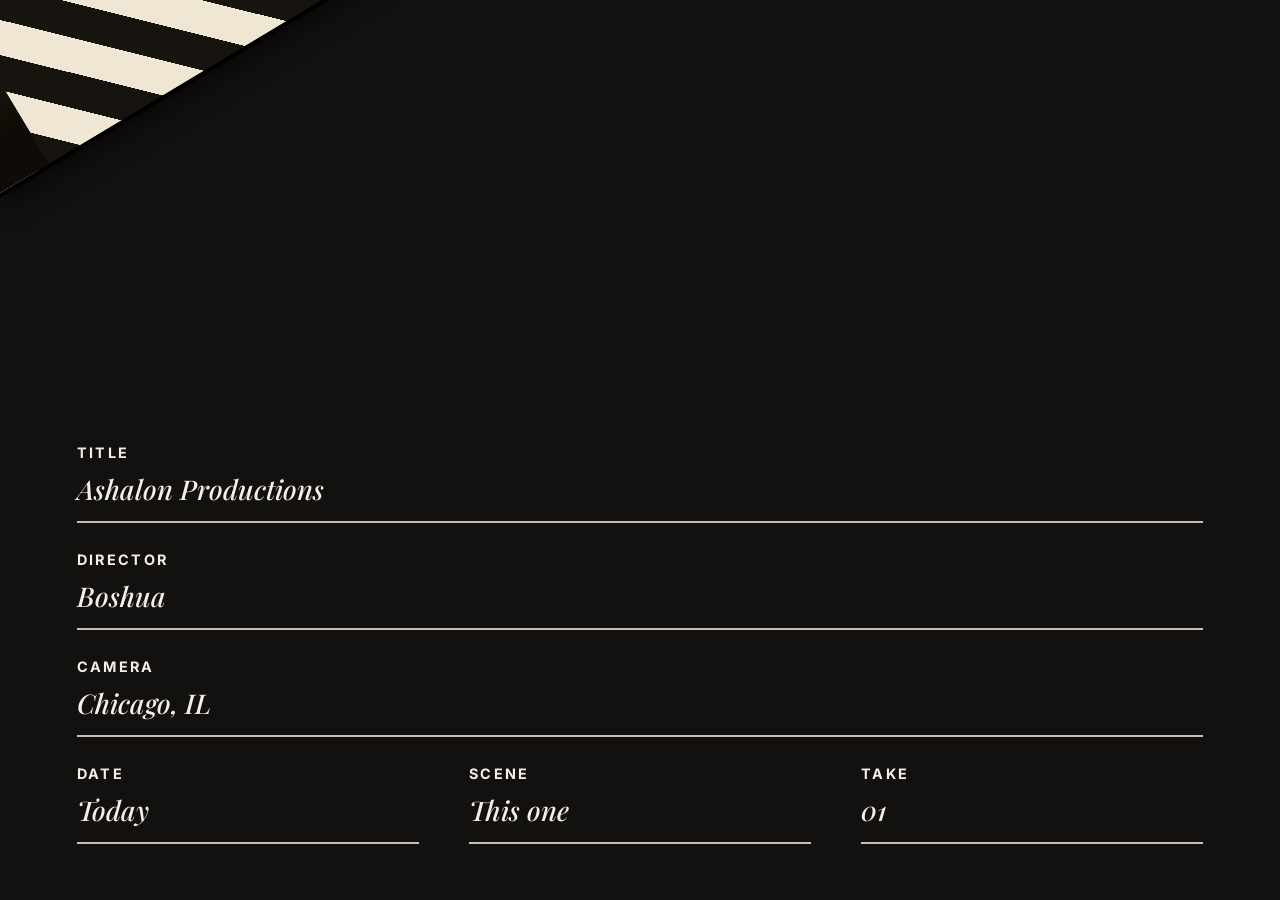
<file: index.html>
<!DOCTYPE html>
<html lang="en">
<head>
<meta charset="UTF-8">
<meta name="viewport" content="width=device-width, initial-scale=1.0">
<title>Ashalon Productions — Media, Events &amp; Creativity</title>
<meta name="description" content="Ashalon Productions LLC — advertising, event production, videography, branding and 3D printing, built by a team of only children, from the ground up.">
<link rel="icon" href="data:image/svg+xml,%3Csvg xmlns='http://www.w3.org/2000/svg' viewBox='0 0 100 100'%3E%3Crect width='100' height='100' fill='%230a0a0b'/%3E%3Ctext x='50' y='68' font-family='Georgia,serif' font-size='60' fill='%23efe6d3' text-anchor='middle'%3EA%3C/text%3E%3C/svg%3E">
<link rel="stylesheet" href="css/style.css">
</head>
<body>

<div class="intro" role="presentation" aria-hidden="true">
  <div class="clap-base">
    <div class="clap-field">
      <span class="clap-label">Title</span>
      <span class="clap-value">Ashalon Productions</span>
    </div>
    <div class="clap-field">
      <span class="clap-label">Director</span>
      <span class="clap-value">Boshua</span>
    </div>
    <div class="clap-field">
      <span class="clap-label">Camera</span>
      <span class="clap-value">Chicago, IL</span>
    </div>
    <div class="clap-thirds">
      <div class="clap-field">
        <span class="clap-label">Date</span>
        <span class="clap-value">Today</span>
      </div>
      <div class="clap-field">
        <span class="clap-label">Scene</span>
        <span class="clap-value">This one</span>
      </div>
      <div class="clap-field">
        <span class="clap-label">Take</span>
        <span class="clap-value">01</span>
      </div>
    </div>
  </div>
  <div class="clap-arm">
    <div class="clap-hinge"><span></span><span></span></div>
  </div>
</div>

<div class="site">
  <main>
    <section class="hero">
      <div class="card-word">ASHALON</div>
      <div class="card-sub">PRODUCTIONS</div>
      <div class="card-rule"></div>
      <div class="card-tagline">Media &nbsp;·&nbsp; Advertising &nbsp;·&nbsp; Events</div>
      <div class="card-meta">Chicago, IL</div>

      <nav class="note-nav on-card" aria-label="Primary">
        <a class="sticky-note" href="services.html">Our Services<span class="note-line">what we make</span></a>
        <a class="sticky-note" href="about.html">About Us<span class="note-line">who we are</span></a>
        <a class="sticky-note" href="portfolio.html">Portfolio<span class="note-line">see the work</span></a>
        <a class="sticky-note" href="contact.html">Contact Us<span class="note-line">say hello</span></a>
      </nav>

      <p class="hero-note">Effective media, built with an artist's hand.</p>

      <p class="card-credit">© <span id="year"></span> Ashalon Productions LLC &nbsp;·&nbsp; <a href="https://www.instagram.com/ashalonfilms_/" target="_blank" rel="noopener">@ashalonfilms_</a></p>
    </section>
  </main>
</div>

<script src="js/main.js"></script>
<script>document.getElementById('year').textContent = new Date().getFullYear();</script>
</body>
</html>
</file>
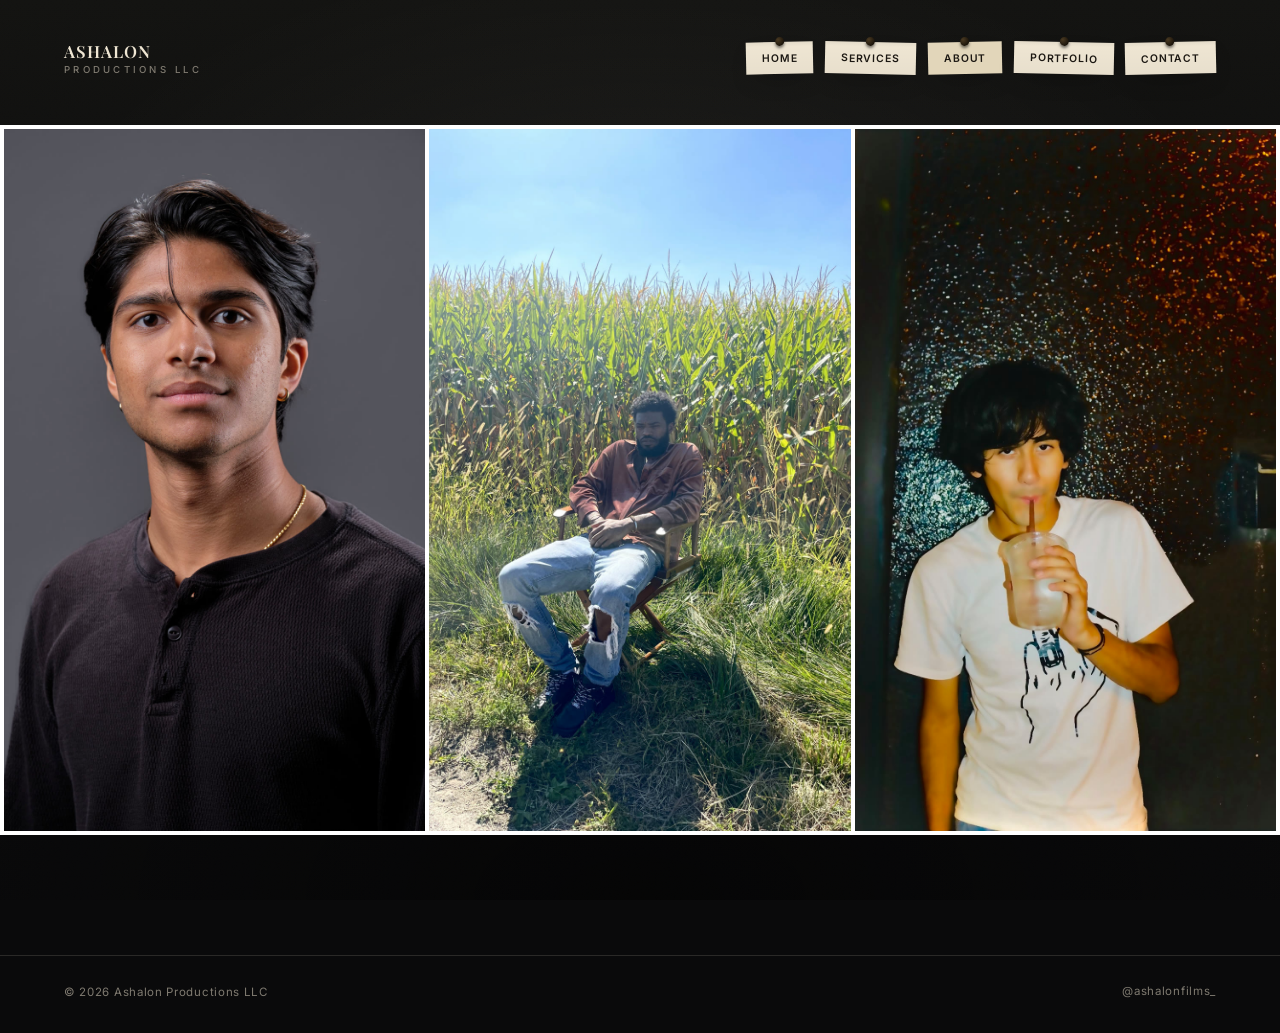
<file: about.html>
<!DOCTYPE html>
<html lang="en">
<head>
<meta charset="UTF-8">
<meta name="viewport" content="width=device-width, initial-scale=1.0">
<title>About Us — Ashalon Productions</title>
<meta name="description" content="Ashalon Productions is a team of only children who built the studio from the ground up — and intend to keep it that way.">
<link rel="icon" href="data:image/svg+xml,%3Csvg xmlns='http://www.w3.org/2000/svg' viewBox='0 0 100 100'%3E%3Crect width='100' height='100' fill='%230a0a0b'/%3E%3Ctext x='50' y='68' font-family='Georgia,serif' font-size='60' fill='%23efe6d3' text-anchor='middle'%3EA%3C/text%3E%3C/svg%3E">
<link rel="stylesheet" href="css/style.css">
</head>
<body class="intro-skip">

<div class="site">
  <header class="site-header">
    <a class="brand-mark" href="index.html">ASHALON<small>PRODUCTIONS LLC</small></a>
    <nav class="note-nav compact" aria-label="Primary">
      <a class="sticky-note" href="index.html">Home</a>
      <a class="sticky-note" href="services.html">Services</a>
      <a class="sticky-note is-current" href="about.html" aria-current="page">About</a>
      <a class="sticky-note" href="portfolio.html">Portfolio</a>
      <a class="sticky-note" href="contact.html">Contact</a>
    </nav>
  </header>

  <main>
    <section class="team-strip">
      <div class="team-panel" tabindex="0">
        <img class="is-color" src="assets/team/sathvik.jpg" alt="Sathvik, Ashalon Productions">
        <div class="team-caption">
          <h3 class="team-name">Sathvik</h3>
          <p class="team-role">Administrator, speaker, and an only child.</p>
        </div>
      </div>
      <div class="team-panel" tabindex="0">
        <img class="is-color" src="assets/team/boshua.jpg" alt="Boshua, Ashalon Productions">
        <div class="team-caption">
          <h3 class="team-name">Boshua</h3>
          <p class="team-role">Idealist, Innovater, and an only child.</p>
        </div>
      </div>
      <div class="team-panel" tabindex="0">
        <img class="is-color" src="assets/team/danny.jpg" alt="Danny, Ashalon Productions">
        <div class="team-caption">
          <h3 class="team-name">Danny</h3>
          <p class="team-role">Pioneer, Engineer (music), and an Only Child.</p>
        </div>
      </div>
    </section>
  </main>

  <footer class="site-footer">
    <span>© <span id="year"></span> Ashalon Productions LLC</span>
    <a href="https://www.instagram.com/ashalonfilms_/" target="_blank" rel="noopener">@ashalonfilms_</a>
  </footer>
</div>

<script src="js/main.js"></script>
<script>document.getElementById('year').textContent = new Date().getFullYear();</script>
</body>
</html>
</file>
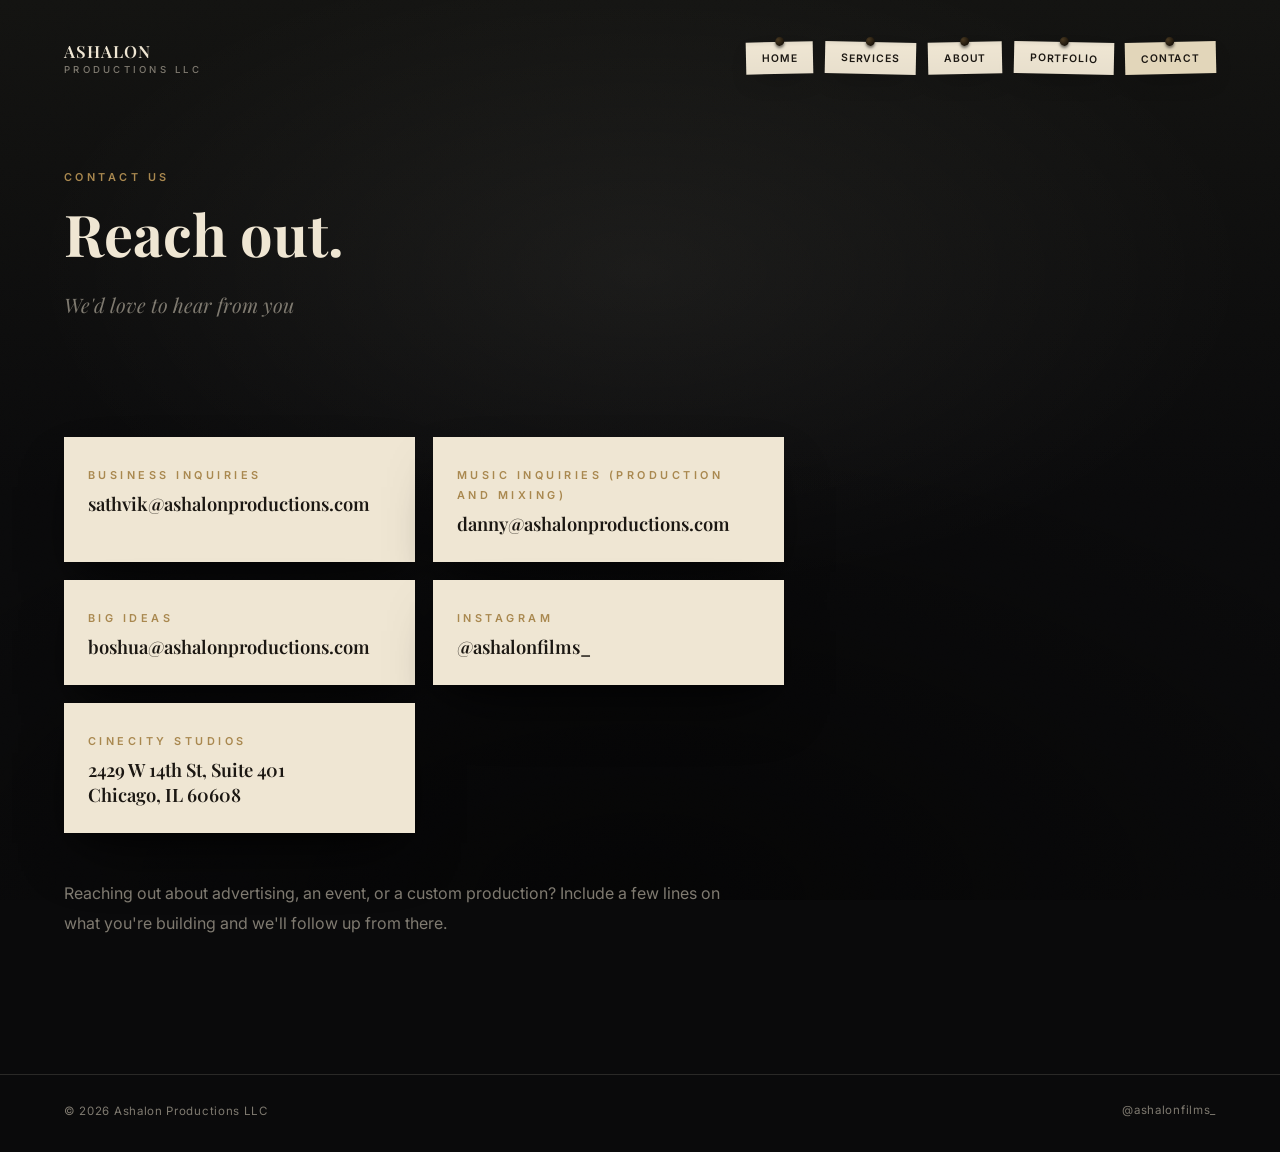
<file: contact.html>
<!DOCTYPE html>
<html lang="en">
<head>
<meta charset="UTF-8">
<meta name="viewport" content="width=device-width, initial-scale=1.0">
<title>Contact Us — Ashalon Productions</title>
<meta name="description" content="Get in touch with Ashalon Productions LLC — email or find us on Instagram.">
<link rel="icon" href="data:image/svg+xml,%3Csvg xmlns='http://www.w3.org/2000/svg' viewBox='0 0 100 100'%3E%3Crect width='100' height='100' fill='%230a0a0b'/%3E%3Ctext x='50' y='68' font-family='Georgia,serif' font-size='60' fill='%23efe6d3' text-anchor='middle'%3EA%3C/text%3E%3C/svg%3E">
<link rel="stylesheet" href="css/style.css">
</head>
<body class="intro-skip">

<div class="site">
  <header class="site-header">
    <a class="brand-mark" href="index.html">ASHALON<small>PRODUCTIONS LLC</small></a>
    <nav class="note-nav compact" aria-label="Primary">
      <a class="sticky-note" href="index.html">Home</a>
      <a class="sticky-note" href="services.html">Services</a>
      <a class="sticky-note" href="about.html">About</a>
      <a class="sticky-note" href="portfolio.html">Portfolio</a>
      <a class="sticky-note is-current" href="contact.html" aria-current="page">Contact</a>
    </nav>
  </header>

  <main>
    <section class="page-head">
      <span class="eyebrow">Contact Us</span>
      <h1 class="page-title">Reach out.</h1>
      <p class="page-lede">We'd love to hear from you</p>
    </section>

    <section class="content-wrap">
      <div class="contact-grid">
        <div class="contact-card">
          <span class="eyebrow">Business Inquiries</span>
          <a class="value" href="mailto:sathvik@ashalonproductions.com">sathvik@ashalonproductions.com</a>
        </div>
        <div class="contact-card">
          <span class="eyebrow">Music Inquiries (production and mixing)</span>
          <a class="value" href="mailto:danny@ashalonproductions.com">danny@ashalonproductions.com</a>
        </div>
        <div class="contact-card">
          <span class="eyebrow">Big Ideas</span>
          <a class="value" href="mailto:boshua@ashalonproductions.com">boshua@ashalonproductions.com</a>
        </div>
        <div class="contact-card">
          <span class="eyebrow">Instagram</span>
          <a class="value" href="https://www.instagram.com/ashalonfilms_/" target="_blank" rel="noopener">@ashalonfilms_</a>
        </div>
        <div class="contact-card">
          <span class="eyebrow">CineCity Studios</span>
          <span class="value">2429 W 14th St, Suite 401<br>Chicago, IL 60608</span>
        </div>
      </div>

      <p class="prose" style="margin-top: 46px;">Reaching out about advertising, an event, or a custom production? Include a few lines on what you're building and we'll follow up from there.</p>
    </section>
  </main>

  <footer class="site-footer">
    <span>© <span id="year"></span> Ashalon Productions LLC</span>
    <a href="https://www.instagram.com/ashalonfilms_/" target="_blank" rel="noopener">@ashalonfilms_</a>
  </footer>
</div>

<script src="js/main.js"></script>
<script>document.getElementById('year').textContent = new Date().getFullYear();</script>
</body>
</html>
</file>
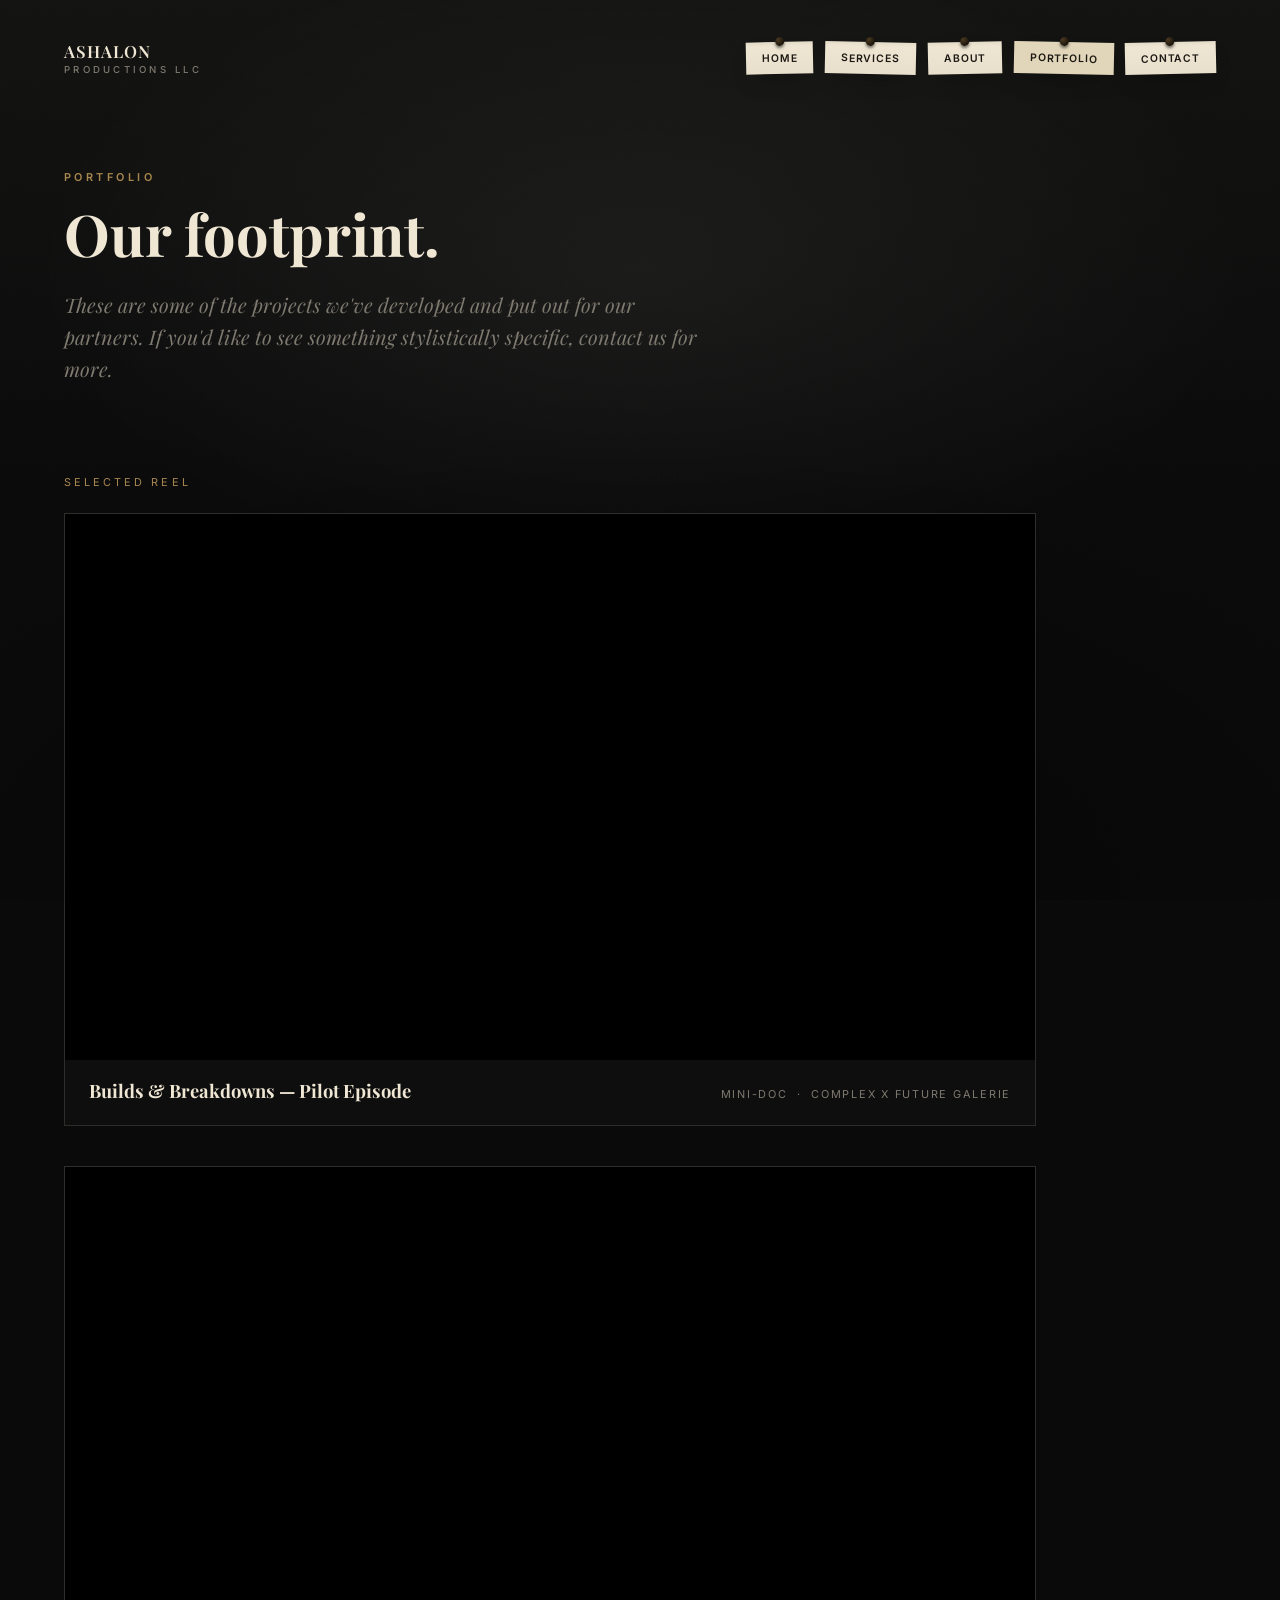
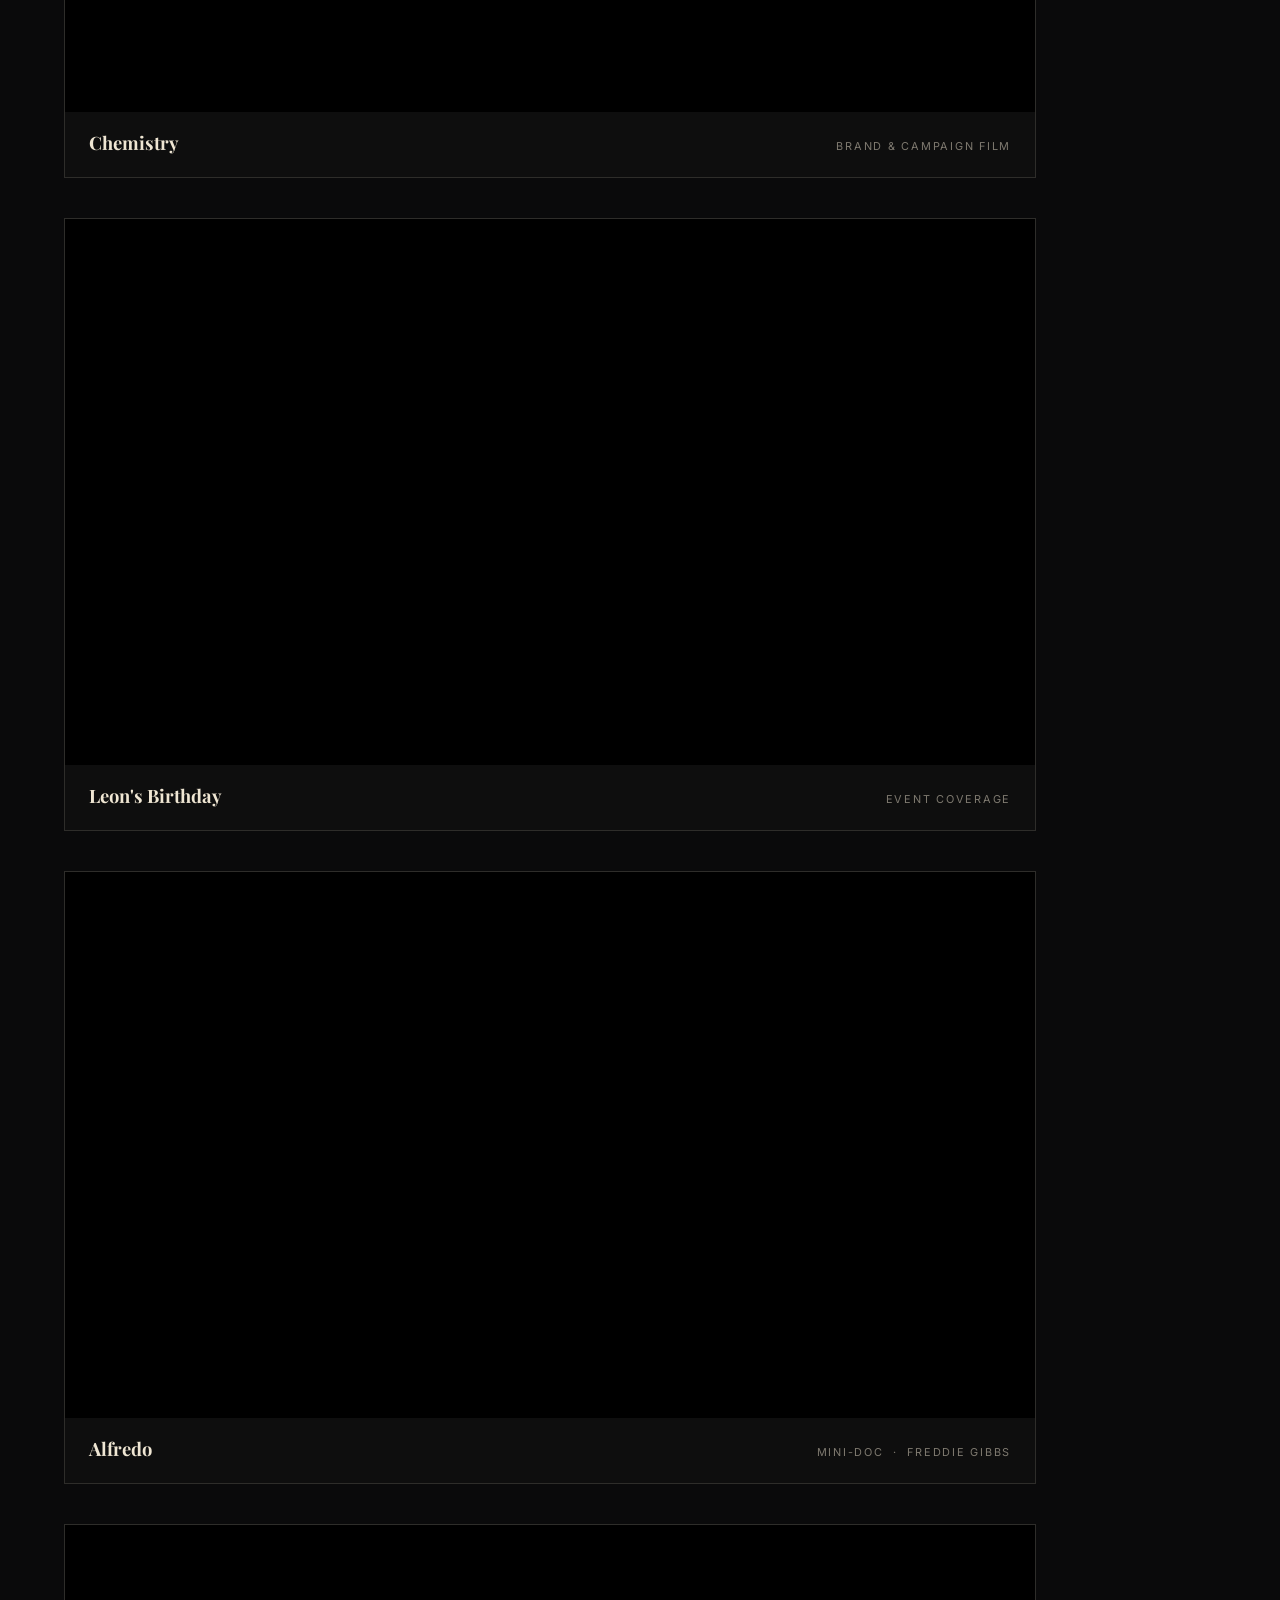
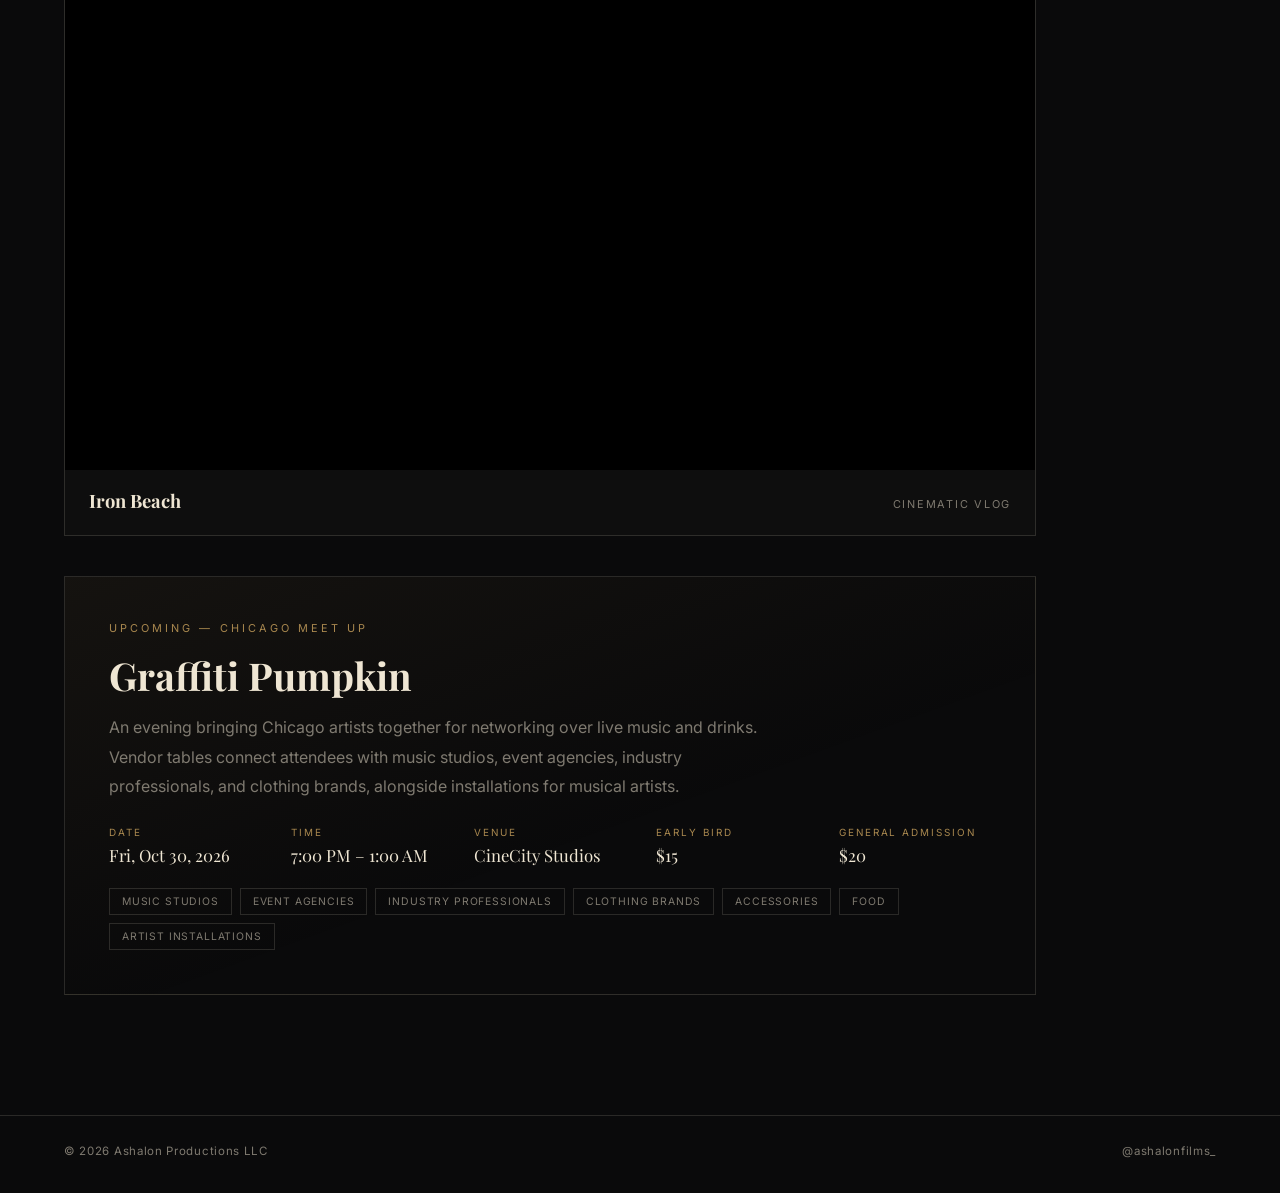
<file: portfolio.html>
<!DOCTYPE html>
<html lang="en">
<head>
<meta charset="UTF-8">
<meta name="viewport" content="width=device-width, initial-scale=1.0">
<title>Portfolio — Ashalon Productions</title>
<meta name="description" content="Selected work from Ashalon Productions LLC — mini-doc production, event coverage, and Chicago Meet Up.">
<link rel="icon" href="data:image/svg+xml,%3Csvg xmlns='http://www.w3.org/2000/svg' viewBox='0 0 100 100'%3E%3Crect width='100' height='100' fill='%230a0a0b'/%3E%3Ctext x='50' y='68' font-family='Georgia,serif' font-size='60' fill='%23efe6d3' text-anchor='middle'%3EA%3C/text%3E%3C/svg%3E">
<link rel="stylesheet" href="css/style.css">
</head>
<body class="intro-skip">

<div class="site">
  <header class="site-header">
    <a class="brand-mark" href="index.html">ASHALON<small>PRODUCTIONS LLC</small></a>
    <nav class="note-nav compact" aria-label="Primary">
      <a class="sticky-note" href="index.html">Home</a>
      <a class="sticky-note" href="services.html">Services</a>
      <a class="sticky-note" href="about.html">About</a>
      <a class="sticky-note is-current" href="portfolio.html" aria-current="page">Portfolio</a>
      <a class="sticky-note" href="contact.html">Contact</a>
    </nav>
  </header>

  <main>
    <section class="page-head">
      <span class="eyebrow">Portfolio</span>
      <h1 class="page-title">Our footprint.</h1>
      <p class="page-lede">These are some of the projects we've developed and put out for our partners. If you'd like to see something stylistically specific, contact us for more.</p>
    </section>

    <section class="content-wrap">
      <span class="section-label">Selected Reel</span>
      <div class="reel">

        <article class="reel-item">
          <div class="reel-frame">
            <iframe src="https://www.youtube.com/embed/zL-zqX1-1gU" title="Builds &amp; Breakdowns — Pilot Episode" frameborder="0" allow="accelerometer; autoplay; clipboard-write; encrypted-media; gyroscope; picture-in-picture; web-share" referrerpolicy="strict-origin-when-cross-origin" allowfullscreen loading="lazy"></iframe>
          </div>
          <div class="reel-caption">
            <h3>Builds &amp; Breakdowns — Pilot Episode</h3>
            <span>Mini-Doc &nbsp;·&nbsp; Complex x Future Galerie</span>
          </div>
        </article>

        <article class="reel-item">
          <div class="reel-frame">
            <iframe src="https://www.youtube.com/embed/_8K2CD6E1x0" title="Chemistry" frameborder="0" allow="accelerometer; autoplay; clipboard-write; encrypted-media; gyroscope; picture-in-picture; web-share" referrerpolicy="strict-origin-when-cross-origin" allowfullscreen loading="lazy"></iframe>
          </div>
          <div class="reel-caption">
            <h3>Chemistry</h3>
            <span>Brand &amp; Campaign Film</span>
          </div>
        </article>

        <article class="reel-item">
          <div class="reel-frame">
            <iframe src="https://www.youtube.com/embed/pgIjOv1y8Og" title="Leon's Birthday" frameborder="0" allow="accelerometer; autoplay; clipboard-write; encrypted-media; gyroscope; picture-in-picture; web-share" referrerpolicy="strict-origin-when-cross-origin" allowfullscreen loading="lazy"></iframe>
          </div>
          <div class="reel-caption">
            <h3>Leon's Birthday</h3>
            <span>Event Coverage</span>
          </div>
        </article>

        <article class="reel-item">
          <div class="reel-frame">
            <iframe src="https://www.youtube.com/embed/Li27ZlqUk5M" title="Alfredo" frameborder="0" allow="accelerometer; autoplay; clipboard-write; encrypted-media; gyroscope; picture-in-picture; web-share" referrerpolicy="strict-origin-when-cross-origin" allowfullscreen loading="lazy"></iframe>
          </div>
          <div class="reel-caption">
            <h3>Alfredo</h3>
            <span>Mini-Doc &nbsp;·&nbsp; Freddie Gibbs</span>
          </div>
        </article>

        <article class="reel-item">
          <div class="reel-frame">
            <iframe src="https://www.youtube.com/embed/jQnOf-wGwgc" title="Iron Beach" frameborder="0" allow="accelerometer; autoplay; clipboard-write; encrypted-media; gyroscope; picture-in-picture; web-share" referrerpolicy="strict-origin-when-cross-origin" allowfullscreen loading="lazy"></iframe>
          </div>
          <div class="reel-caption">
            <h3>Iron Beach</h3>
            <span>Cinematic Vlog</span>
          </div>
        </article>

      </div>

      <div class="event-card">
        <span class="section-label">Upcoming — Chicago Meet Up</span>
        <h2 class="page-title" style="font-size: clamp(1.7rem, 4vw, 2.4rem); margin-top: 0;">Graffiti Pumpkin</h2>
        <p class="prose" style="margin-top: 12px;">An evening bringing Chicago artists together for networking over live music and drinks. Vendor tables connect attendees with music studios, event agencies, industry professionals, and clothing brands, alongside installations for musical artists.</p>

        <dl class="event-facts">
          <div><dt>Date</dt><dd>Fri, Oct 30, 2026</dd></div>
          <div><dt>Time</dt><dd>7:00 PM – 1:00 AM</dd></div>
          <div><dt>Venue</dt><dd>CineCity Studios</dd></div>
          <div><dt>Early Bird</dt><dd>$15</dd></div>
          <div><dt>General Admission</dt><dd>$20</dd></div>
        </dl>

        <div class="tag-row">
          <span class="tag">Music Studios</span>
          <span class="tag">Event Agencies</span>
          <span class="tag">Industry Professionals</span>
          <span class="tag">Clothing Brands</span>
          <span class="tag">Accessories</span>
          <span class="tag">Food</span>
          <span class="tag">Artist Installations</span>
        </div>
      </div>
    </section>
  </main>

  <footer class="site-footer">
    <span>© <span id="year"></span> Ashalon Productions LLC</span>
    <a href="https://www.instagram.com/ashalonfilms_/" target="_blank" rel="noopener">@ashalonfilms_</a>
  </footer>
</div>

<script src="js/main.js"></script>
<script>document.getElementById('year').textContent = new Date().getFullYear();</script>
</body>
</html>
</file>
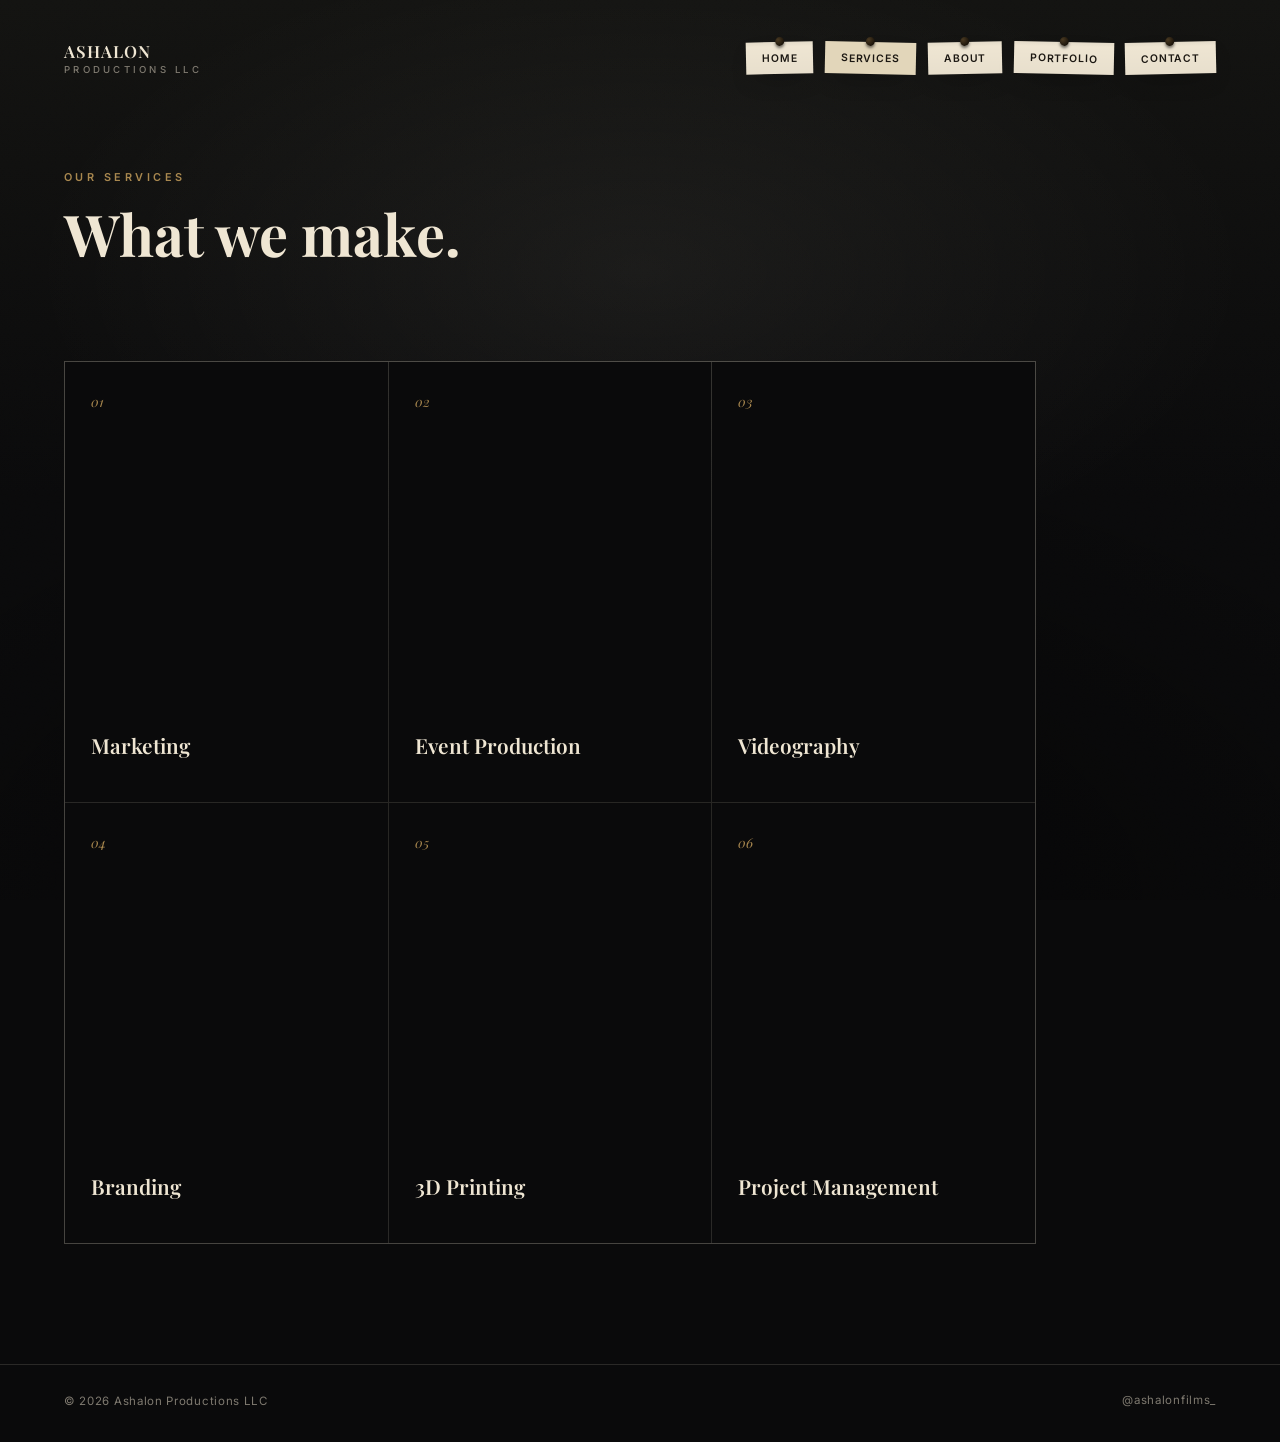
<file: services.html>
<!DOCTYPE html>
<html lang="en">
<head>
<meta charset="UTF-8">
<meta name="viewport" content="width=device-width, initial-scale=1.0">
<title>Our Services — Ashalon Productions</title>
<meta name="description" content="Marketing, event production, videography, branding, 3D printing, and project management from Ashalon Productions LLC.">
<link rel="icon" href="data:image/svg+xml,%3Csvg xmlns='http://www.w3.org/2000/svg' viewBox='0 0 100 100'%3E%3Crect width='100' height='100' fill='%230a0a0b'/%3E%3Ctext x='50' y='68' font-family='Georgia,serif' font-size='60' fill='%23efe6d3' text-anchor='middle'%3EA%3C/text%3E%3C/svg%3E">
<link rel="stylesheet" href="css/style.css">
</head>
<body class="intro-skip">

<div class="site">
  <header class="site-header">
    <a class="brand-mark" href="index.html">ASHALON<small>PRODUCTIONS LLC</small></a>
    <nav class="note-nav compact" aria-label="Primary">
      <a class="sticky-note" href="index.html">Home</a>
      <a class="sticky-note is-current" href="services.html" aria-current="page">Services</a>
      <a class="sticky-note" href="about.html">About</a>
      <a class="sticky-note" href="portfolio.html">Portfolio</a>
      <a class="sticky-note" href="contact.html">Contact</a>
    </nav>
  </header>

  <main>
    <section class="page-head">
      <span class="eyebrow">Our Services</span>
      <h1 class="page-title">What we make.</h1>
    </section>

    <section class="content-wrap">
      <div class="services-grid">
        <div class="service-panel" tabindex="0">
          <span class="num">01</span>
          <h3>Marketing</h3>
          <span class="panel-rule"></span>
          <p>Developing your brand's story across mediums and minds. We work with what you have and we give you what you need. From film level cinematography to high traffic social media campaigns, we make sure your story is told effectively.</p>
        </div>
        <div class="service-panel" tabindex="0">
          <span class="num">02</span>
          <h3>Event Production</h3>
          <span class="panel-rule"></span>
          <p>End-to-end planning and execution, from vendor coordination to run-of-show — the same passion and craft driving events like Chicago Meetup.</p>
        </div>
        <div class="service-panel" tabindex="0">
          <span class="num">03</span>
          <h3>Videography</h3>
          <span class="panel-rule"></span>
          <p>We have the tools to ensure we can create the things we envision. Using cutting edge tools and equipment, we shoot and edit high quality footage for whatever purpose necessary.</p>
        </div>
        <div class="service-panel" tabindex="0">
          <span class="num">04</span>
          <h3>Branding</h3>
          <span class="panel-rule"></span>
          <p>Identity, tone, and visual systems for businesses and creatives who want to make their vision clear from the first look.</p>
        </div>
        <div class="service-panel" tabindex="0">
          <span class="num">05</span>
          <h3>3D Printing</h3>
          <span class="panel-rule"></span>
          <p>Custom props, prototypes, and physical pieces produced in-house — built to spec for campaigns, installations, and events.</p>
        </div>
        <div class="service-panel" tabindex="0">
          <span class="num">06</span>
          <h3>Project Management</h3>
          <span class="panel-rule"></span>
          <p>We broker and connect the worlds we move in, bringing people together to create the best work possible. We will curate a team that makes your idea as polished as can be.</p>
        </div>
      </div>
    </section>
  </main>

  <footer class="site-footer">
    <span>© <span id="year"></span> Ashalon Productions LLC</span>
    <a href="https://www.instagram.com/ashalonfilms_/" target="_blank" rel="noopener">@ashalonfilms_</a>
  </footer>
</div>

<script src="js/main.js"></script>
<script>document.getElementById('year').textContent = new Date().getFullYear();</script>
</body>
</html>
</file>
<file: css/style.css>
/* ==========================================================================
   Ashalon Productions — Design System
   Palette: near-black desk, bone/cream cardstock, muted brass accent.
   ========================================================================== */

@import url('https://fonts.googleapis.com/css2?family=Playfair+Display:ital,wght@0,400;0,500;0,600;0,700;0,900;1,400;1,500&family=Inter:wght@400;500;600&display=swap');

:root {
  --bg: #0a0a0b;
  --bg-2: #131311;
  --card: #efe6d3;
  --card-shade: #e2d6ba;
  --ink: #1b1712;
  --ink-soft: #3a342a;
  --muted: #8a8378;
  --muted-on-dark: #7f7a70;
  --accent: #a9884f;
  --accent-soft: rgba(169, 136, 79, 0.35);
  --line: rgba(239, 230, 211, 0.14);
  --shadow: 0 30px 60px -20px rgba(0, 0, 0, 0.7), 0 10px 24px -12px rgba(0, 0, 0, 0.6);

  --serif: 'Playfair Display', Georgia, 'Times New Roman', serif;
  --sans: 'Inter', -apple-system, BlinkMacSystemFont, 'Segoe UI', sans-serif;
}

* { box-sizing: border-box; }
html, body { margin: 0; padding: 0; }

html {
  scroll-behavior: smooth;
}

body {
  background: var(--bg);
  color: var(--card);
  font-family: var(--sans);
  min-height: 100vh;
  overflow-x: hidden;
  position: relative;
}

/* Ambient desk lighting — soft vignette + faint film grain */
body::before {
  content: '';
  position: fixed;
  inset: 0;
  z-index: 0;
  pointer-events: none;
  background:
    radial-gradient(ellipse 80% 60% at 50% 30%, rgba(255, 250, 235, 0.055), transparent 60%),
    radial-gradient(ellipse 120% 90% at 50% 100%, rgba(0, 0, 0, 0.55), transparent 60%),
    linear-gradient(180deg, var(--bg-2), var(--bg) 55%);
}

body::after {
  content: '';
  position: fixed;
  inset: 0;
  z-index: 0;
  pointer-events: none;
  opacity: 0.04;
  mix-blend-mode: overlay;
  background-image: url("data:image/svg+xml,%3Csvg xmlns='http://www.w3.org/2000/svg' width='120' height='120'%3E%3Cfilter id='n'%3E%3CfeTurbulence type='fractalNoise' baseFrequency='0.85' numOctaves='2' stitchTiles='stitch'/%3E%3C/filter%3E%3Crect width='100%25' height='100%25' filter='url(%23n)'/%3E%3C/svg%3E");
}

a { color: inherit; text-decoration: none; }
img, video { max-width: 100%; display: block; }

::selection { background: var(--accent-soft); color: var(--ink); }

.eyebrow {
  font-family: var(--sans);
  font-size: 0.68rem;
  letter-spacing: 0.32em;
  text-transform: uppercase;
  color: var(--accent);
  font-weight: 600;
}

/* ---------------------------------------------------------------------- */
/* Intro — a literal clapperboard, arm hinged open                        */
/* ---------------------------------------------------------------------- */

.intro {
  position: fixed;
  inset: 0;
  z-index: 100;
  background: #0a0a0a;
}

.clap-base {
  position: absolute;
  inset: 0;
  background: #131110;
  display: flex;
  flex-direction: column;
  justify-content: flex-end;
  gap: clamp(16px, 2.6vw, 28px);
  padding: 24% clamp(24px, 6vw, 90px) clamp(30px, 5vw, 56px);
}

.clap-field {
  border-bottom: 2px solid rgba(245, 240, 230, 0.78);
  padding-bottom: clamp(8px, 1.4vw, 14px);
}

.clap-label {
  display: block;
  font-family: var(--sans);
  font-weight: 700;
  letter-spacing: 0.16em;
  text-transform: uppercase;
  font-size: clamp(0.66rem, 1.3vw, 0.9rem);
  color: #f5f0e6;
}

.clap-value {
  display: block;
  margin-top: clamp(4px, 1vw, 10px);
  font-family: var(--serif);
  font-style: italic;
  font-weight: 500;
  font-size: clamp(1rem, 2.6vw, 1.7rem);
  color: #f5f0e6;
}

.clap-thirds {
  display: flex;
  gap: clamp(16px, 4vw, 50px);
}

.clap-thirds .clap-field { flex: 1; min-width: 0; }

.clap-arm {
  position: absolute;
  left: 0;
  top: 0;
  width: 100%;
  height: 22%;
  transform-origin: 0% 100%;
  transform: rotate(0deg);
  background-image: repeating-linear-gradient(45deg, #efe6d3 0 34px, #17140f 34px 68px);
  border-bottom: 4px solid #000;
  box-shadow: 0 10px 22px rgba(0, 0, 0, 0.55);
  animation: clapOpen 0.85s cubic-bezier(.4, 1.15, .4, 1) 0.6s both;
}

@keyframes clapOpen {
  0%   { transform: rotate(0deg); }
  78%  { transform: rotate(-34deg); }
  100% { transform: rotate(-31deg); }
}

.clap-hinge {
  position: absolute;
  left: 0;
  top: 0;
  bottom: 0;
  width: clamp(30px, 5vw, 60px);
  clip-path: polygon(0 0, 100% 22%, 100% 100%, 0 100%);
  background: linear-gradient(160deg, #3a2f1c, #0f0b06 75%);
}

.clap-hinge span {
  position: absolute;
  left: 34%;
  width: clamp(6px, 0.9vw, 11px);
  aspect-ratio: 1;
  border-radius: 50%;
  background: radial-gradient(circle at 34% 30%, #a9884f, #241d10 75%);
  box-shadow: 0 1px 2px rgba(0, 0, 0, 0.6);
}
.clap-hinge span:nth-child(1) { top: 26%; }
.clap-hinge span:nth-child(2) { top: 62%; }

body.intro-active { overflow: hidden; height: 100vh; }

/* ---------------------------------------------------------------------- */
/* Site chrome — header / footer                                          */
/* ---------------------------------------------------------------------- */

.site {
  position: relative;
  z-index: 1;
  min-height: 100vh;
  display: flex;
  flex-direction: column;
}

.site-header {
  display: flex;
  align-items: center;
  flex-wrap: wrap;
  gap: 16px 28px;
  justify-content: space-between;
  padding: clamp(20px, 4vw, 40px) clamp(20px, 6vw, 64px) 0;
}

.brand-mark {
  font-family: var(--serif);
  font-weight: 600;
  font-size: 1.05rem;
  letter-spacing: 0.06em;
  color: var(--card);
  white-space: nowrap;
}

.brand-mark small {
  display: block;
  font-family: var(--sans);
  font-size: 0.6rem;
  letter-spacing: 0.34em;
  color: var(--muted-on-dark);
  font-weight: 500;
  margin-top: 2px;
  white-space: nowrap;
}

.header-tag {
  font-family: var(--sans);
  font-size: 0.65rem;
  letter-spacing: 0.22em;
  color: var(--muted-on-dark);
  text-transform: uppercase;
  display: none;
}

@media (min-width: 720px) {
  .header-tag { display: block; }
}

main { flex: 1; }

.site-footer {
  padding: 28px clamp(20px, 6vw, 64px) 34px;
  display: flex;
  flex-wrap: wrap;
  gap: 10px 24px;
  align-items: center;
  justify-content: space-between;
  border-top: 1px solid var(--line);
  margin-top: clamp(60px, 10vw, 120px);
  font-size: 0.72rem;
  letter-spacing: 0.06em;
  color: var(--muted-on-dark);
}

.site-footer a { color: var(--muted-on-dark); border-bottom: 1px solid transparent; }
.site-footer a:hover { color: var(--card); border-color: var(--accent); }

/* ---------------------------------------------------------------------- */
/* Sticky-note navigation                                                  */
/* ---------------------------------------------------------------------- */

.note-nav {
  display: flex;
  flex-wrap: wrap;
  gap: clamp(14px, 3vw, 26px);
  justify-content: center;
}

.sticky-note {
  position: relative;
  background: var(--card);
  color: var(--ink);
  font-family: var(--sans);
  font-weight: 600;
  font-size: 0.78rem;
  letter-spacing: 0.09em;
  text-transform: uppercase;
  padding: 18px 22px 16px;
  min-width: 128px;
  text-align: center;
  box-shadow: var(--shadow);
  transform: rotate(var(--rot, 0deg));
  transition: transform 0.35s cubic-bezier(.2,.9,.3,1.2), box-shadow 0.35s ease;
  background-image:
    linear-gradient(180deg, rgba(0,0,0,0.05), transparent 14%),
    linear-gradient(180deg, transparent, rgba(0,0,0,0.03));
}

.sticky-note::before {
  content: '';
  position: absolute;
  top: -7px;
  left: 50%;
  width: 13px;
  height: 13px;
  border-radius: 50%;
  transform: translateX(-50%);
  background: radial-gradient(circle at 32% 30%, #4a3a22, #1b140a 70%);
  box-shadow: 0 2px 3px rgba(0,0,0,0.55);
}

.note-nav:not(.compact) .sticky-note:nth-child(1) { --rot: -3.5deg; }
.note-nav:not(.compact) .sticky-note:nth-child(2) { --rot: 2deg; margin-top: 10px; }
.note-nav:not(.compact) .sticky-note:nth-child(3) { --rot: -1.5deg; }
.note-nav:not(.compact) .sticky-note:nth-child(4) { --rot: 3deg; margin-top: 8px; }

.sticky-note:hover,
.sticky-note:focus-visible {
  transform: translateY(-6px) rotate(0deg) scale(1.03);
  box-shadow: 0 40px 70px -22px rgba(0,0,0,0.75), 0 14px 26px -10px rgba(0,0,0,0.6);
}

.sticky-note .note-line {
  display: block;
  font-family: var(--serif);
  font-style: italic;
  font-weight: 500;
  text-transform: none;
  letter-spacing: 0;
  font-size: 0.72rem;
  color: var(--ink-soft);
  margin-top: 5px;
  opacity: 0.75;
}

/* compact variant used in inner-page headers */
.note-nav.compact { justify-content: flex-end; gap: 10px 12px; row-gap: 16px; }
.note-nav.compact .sticky-note {
  min-width: 0;
  padding: 10px 16px 9px;
  font-size: 0.65rem;
  letter-spacing: 0.08em;
  transform: rotate(-1.2deg);
}
.note-nav.compact .sticky-note:nth-child(even) { transform: rotate(1.2deg); }
.note-nav.compact .sticky-note::before { width: 9px; height: 9px; top: -5px; }
.note-nav.compact .sticky-note .note-line { display: none; }
.note-nav.compact .sticky-note.is-current { background: var(--card-shade); }

/* variant used when notes sit directly on the cream card (needs its own edge) */
.note-nav.on-card .sticky-note {
  background: #f8f3e6;
  border: 1px solid rgba(27, 23, 18, 0.1);
  box-shadow: 0 22px 40px -16px rgba(27, 23, 18, 0.35), 0 6px 14px -6px rgba(27, 23, 18, 0.22);
}

.note-nav.on-card .sticky-note:hover,
.note-nav.on-card .sticky-note:focus-visible {
  box-shadow: 0 30px 50px -16px rgba(27, 23, 18, 0.4), 0 10px 18px -6px rgba(27, 23, 18, 0.28);
}

/* notes appear onto the card once it's open — timed after the board lifts */
.hero { --pop-base: 3.55s; }

.note-nav.on-card .sticky-note {
  opacity: 0;
  animation: notePop 0.6s cubic-bezier(.22, .85, .3, 1.3) both;
  animation-delay: calc(var(--pop-base, 0.3s) + var(--pop-stagger, 0s));
}
.note-nav.on-card .sticky-note:nth-child(1) { --pop-stagger: 0s; }
.note-nav.on-card .sticky-note:nth-child(2) { --pop-stagger: 0.1s; }
.note-nav.on-card .sticky-note:nth-child(3) { --pop-stagger: 0.2s; }
.note-nav.on-card .sticky-note:nth-child(4) { --pop-stagger: 0.3s; }

@keyframes notePop {
  0%   { opacity: 0; transform: translateY(24px) scale(0.88) rotate(var(--rot, 0deg)); }
  65%  { opacity: 1; transform: translateY(-4px) scale(1.03) rotate(var(--rot, 0deg)); }
  100% { opacity: 1; transform: translateY(0) scale(1) rotate(var(--rot, 0deg)); }
}

.card-credit {
  font-family: var(--sans);
  font-size: 0.62rem;
  letter-spacing: 0.16em;
  text-transform: uppercase;
  color: var(--muted);
}

.card-credit a:hover { color: var(--accent); }

/* ---------------------------------------------------------------------- */
/* Landing — the business card, full-bleed                                */
/* ---------------------------------------------------------------------- */

.hero {
  min-height: 100vh;
  width: 100%;
  background: var(--card);
  color: var(--ink);
  display: flex;
  flex-direction: column;
  align-items: center;
  justify-content: center;
  text-align: center;
  gap: clamp(14px, 2.4vw, 22px);
  padding: clamp(70px, 10vh, 110px) 6vw;
  position: relative;
  background-image: linear-gradient(160deg, rgba(255,255,255,0.55), transparent 42%);
  opacity: 0;
  transform-origin: 50% 50%;
  animation: cardReveal 1.3s cubic-bezier(.22, .65, .24, 1) 2.3s forwards;
}

@keyframes cardReveal {
  0%   { opacity: 0; transform: scale(0.95); }
  100% { opacity: 1; transform: scale(1); }
}

.hero .note-nav.on-card { margin-top: clamp(6px, 1.4vw, 12px); }
.hero .hero-note { margin-top: clamp(20px, 3.4vw, 34px); }
.hero .card-credit { margin-top: clamp(18px, 3vw, 30px); }

.hero::after {
  content: '';
  position: absolute;
  inset: clamp(14px, 2.6vw, 36px);
  border: 1px solid rgba(27, 23, 18, 0.16);
  pointer-events: none;
}

.card-word {
  font-family: var(--serif);
  font-weight: 700;
  font-size: clamp(2.6rem, 9vw, 5.2rem);
  letter-spacing: 0.05em;
  text-shadow: 0 1px 0 rgba(255,255,255,0.6), 0 -1px 0 rgba(0,0,0,0.12);
}

.card-sub {
  font-family: var(--sans);
  font-weight: 600;
  font-size: clamp(0.7rem, 2vw, 1rem);
  letter-spacing: 0.5em;
  margin-top: 10px;
  color: var(--ink-soft);
}

.card-rule {
  width: min(360px, 40%);
  height: 1px;
  background: linear-gradient(90deg, transparent, var(--accent), transparent);
  margin: clamp(20px, 3.5vw, 40px) 0;
}

.card-tagline {
  font-family: var(--sans);
  font-size: clamp(0.68rem, 1.8vw, 0.9rem);
  letter-spacing: 0.18em;
  text-transform: uppercase;
  color: var(--ink-soft);
}

.card-meta {
  margin-top: clamp(14px, 2.5vw, 22px);
  font-family: var(--sans);
  font-size: clamp(0.62rem, 1.4vw, 0.75rem);
  letter-spacing: 0.1em;
  color: var(--muted);
}

.hero-note {
  font-family: var(--serif);
  font-style: italic;
  color: var(--ink-soft);
  font-size: clamp(0.85rem, 1.8vw, 1.05rem);
  text-align: center;
  max-width: 480px;
  opacity: 0.8;
}

/* ---------------------------------------------------------------------- */
/* Inner-page layout                                                      */
/* ---------------------------------------------------------------------- */

.page-head {
  padding: clamp(50px, 9vw, 90px) clamp(20px, 6vw, 64px) 0;
  max-width: 1100px;
}

.page-title {
  font-family: var(--serif);
  font-weight: 700;
  font-size: clamp(2.2rem, 6vw, 3.6rem);
  margin: 10px 0 0;
  color: var(--card);
}

.page-lede {
  font-family: var(--serif);
  font-style: italic;
  font-size: clamp(1rem, 2vw, 1.25rem);
  color: var(--muted-on-dark);
  max-width: 640px;
  margin-top: 18px;
  line-height: 1.6;
}

.content-wrap {
  padding: clamp(40px, 6vw, 70px) clamp(20px, 6vw, 64px) 0;
  max-width: 1100px;
}

.section-label {
  font-family: var(--sans);
  font-size: 0.68rem;
  letter-spacing: 0.28em;
  text-transform: uppercase;
  color: var(--accent);
  margin-bottom: 14px;
  display: block;
}

/* Services — hover-reveal panels */
.services-grid {
  display: grid;
  grid-template-columns: repeat(3, 1fr);
  gap: 1px;
  background: var(--line);
  border: 1px solid var(--line);
  margin-top: 20px;
}

@media (max-width: 980px) {
  .services-grid { grid-template-columns: repeat(2, 1fr); }
}

@media (max-width: 560px) {
  .services-grid { grid-template-columns: 1fr; }
}

.service-panel {
  position: relative;
  background: var(--bg);
  min-height: clamp(280px, 38vw, 440px);
  padding: clamp(22px, 2.6vw, 30px) clamp(20px, 2.4vw, 26px);
  display: flex;
  flex-direction: column;
  justify-content: flex-end;
  overflow: hidden;
  cursor: default;
  transition: background 0.4s ease;
}

.service-panel:hover,
.service-panel:focus-visible {
  background: #17140f;
  outline: none;
}

.service-panel .num {
  font-family: var(--serif);
  font-style: italic;
  color: var(--accent);
  font-size: 0.85rem;
  position: absolute;
  top: clamp(22px, 2.6vw, 30px);
  left: clamp(20px, 2.4vw, 26px);
}

.service-panel h3 {
  font-family: var(--serif);
  font-weight: 600;
  font-size: 1.3rem;
  margin: 0;
  color: var(--card);
  transition: transform 0.4s ease;
}

.service-panel .panel-rule {
  display: block;
  width: 0;
  height: 1px;
  background: var(--accent);
  margin: 12px 0 0;
  transition: width 0.4s ease 0.05s;
}

.service-panel:hover .panel-rule,
.service-panel:focus-visible .panel-rule {
  width: 34px;
}

.service-panel p {
  font-size: 0.85rem;
  line-height: 1.65;
  color: var(--muted-on-dark);
  margin: 0;
  max-height: 0;
  opacity: 0;
  transform: translateY(6px);
  overflow: hidden;
  transition: max-height 0.45s ease, opacity 0.35s ease, transform 0.35s ease, margin-top 0.45s ease;
}

.service-panel:hover p,
.service-panel:focus-visible p {
  max-height: 220px;
  opacity: 1;
  transform: translateY(0);
  margin-top: 12px;
  transition: max-height 0.45s ease, opacity 0.4s ease 0.08s, transform 0.4s ease 0.08s, margin-top 0.45s ease;
}

@media (max-width: 560px) {
  .service-panel p {
    max-height: none;
    opacity: 1;
    transform: none;
    margin-top: 12px;
  }
  .service-panel .panel-rule { width: 34px; }
}

.prose {
  font-size: 1rem;
  line-height: 1.85;
  color: var(--muted-on-dark);
  max-width: 660px;
}

.prose + .prose { margin-top: 1.4em; }

.prose strong { color: var(--card); font-weight: 600; }

.pull-quote {
  font-family: var(--serif);
  font-style: italic;
  font-size: clamp(1.3rem, 3vw, 1.9rem);
  line-height: 1.5;
  color: var(--card);
  max-width: 760px;
  margin: 40px 0;
  padding-left: 26px;
  border-left: 2px solid var(--accent);
}

/* Team — full-bleed white strip, 3 panels evenly split */
.team-strip {
  display: grid;
  grid-template-columns: repeat(3, 1fr);
  gap: 4px;
  width: 100vw;
  margin-left: calc(50% - 50vw);
  margin-top: clamp(30px, 5vw, 50px);
  background: #ffffff;
  padding: 4px;
}

@media (max-width: 720px) {
  .team-strip { grid-template-columns: 1fr; }
}

.team-panel {
  position: relative;
  min-height: clamp(360px, 78vh, 760px);
  overflow: hidden;
  cursor: default;
  outline: none;
}

.team-panel img {
  position: absolute;
  inset: 0;
  width: 100%;
  height: 100%;
  object-fit: cover;
  display: block;
  filter: grayscale(1) contrast(1.05);
  transition: filter 0.5s ease, transform 0.7s ease;
}

.team-panel img.is-color { filter: none; }

.team-panel:hover img,
.team-panel:focus-visible img {
  transform: scale(1.04);
}

.team-caption {
  position: absolute;
  left: 0;
  right: 0;
  bottom: 0;
  padding: clamp(20px, 3vw, 34px) clamp(20px, 3vw, 30px);
  background: linear-gradient(180deg, transparent, rgba(10, 8, 5, 0.78) 75%);
  opacity: 0;
  transform: translateY(10px);
  transition: opacity 0.4s ease, transform 0.4s ease;
}

.team-panel:hover .team-caption,
.team-panel:focus-visible .team-caption {
  opacity: 1;
  transform: translateY(0);
}

.team-name {
  font-family: var(--serif);
  font-weight: 600;
  font-size: clamp(1.2rem, 2vw, 1.5rem);
  margin: 0;
  color: #f5f0e6;
}

.team-role {
  font-family: var(--serif);
  font-style: italic;
  font-size: 0.88rem;
  line-height: 1.5;
  color: #e4dbc9;
  margin: 8px 0 0;
}

@media (max-width: 720px) {
  .team-caption {
    opacity: 1;
    transform: none;
  }
}

/* Contact */
.contact-grid {
  display: grid;
  gap: 18px;
  grid-template-columns: repeat(auto-fit, minmax(240px, 1fr));
  max-width: 720px;
  margin-top: 26px;
}

.contact-card {
  background: var(--card);
  color: var(--ink);
  padding: 26px 24px;
  box-shadow: var(--shadow);
}

.contact-card .eyebrow { color: var(--accent); }

.contact-card a.value,
.contact-card .value {
  display: block;
  font-family: var(--serif);
  font-weight: 600;
  font-size: 1.15rem;
  margin-top: 8px;
  word-break: break-word;
}

.contact-card a.value:hover { color: var(--accent); }

/* Portfolio */
.reel {
  display: grid;
  gap: 40px;
  margin-top: 24px;
}

.reel-item {
  border: 1px solid var(--line);
  background: rgba(239, 230, 211, 0.02);
}

.reel-frame {
  aspect-ratio: 16 / 9;
  background: #000;
  width: 100%;
}

.reel-frame video { width: 100%; height: 100%; object-fit: cover; }
.reel-frame iframe { width: 100%; height: 100%; border: 0; display: block; }

.reel-caption {
  padding: 18px 24px 22px;
  display: flex;
  flex-wrap: wrap;
  align-items: baseline;
  justify-content: space-between;
  gap: 8px;
}

.reel-caption h3 {
  font-family: var(--serif);
  font-size: 1.15rem;
  margin: 0;
  color: var(--card);
}

.reel-caption span {
  font-size: 0.68rem;
  letter-spacing: 0.16em;
  text-transform: uppercase;
  color: var(--muted-on-dark);
}

.event-card {
  margin-top: 40px;
  border: 1px solid var(--line);
  padding: clamp(24px, 5vw, 44px);
  background: linear-gradient(160deg, rgba(169,136,79,0.07), transparent 60%);
}

.event-facts {
  display: grid;
  grid-template-columns: repeat(auto-fit, minmax(130px, 1fr));
  gap: 20px 30px;
  margin-top: 24px;
}

.event-facts dt {
  font-size: 0.62rem;
  letter-spacing: 0.2em;
  text-transform: uppercase;
  color: var(--accent);
}

.event-facts dd {
  margin: 6px 0 0;
  font-family: var(--serif);
  font-size: 1.05rem;
  color: var(--card);
}

.tag-row {
  display: flex;
  flex-wrap: wrap;
  gap: 8px;
  margin-top: 22px;
}

.tag {
  font-size: 0.65rem;
  letter-spacing: 0.08em;
  text-transform: uppercase;
  border: 1px solid var(--line);
  padding: 6px 12px;
  color: var(--muted-on-dark);
}

@media (max-width: 640px) {
  .note-nav.compact { justify-content: center; }
}
</file>
